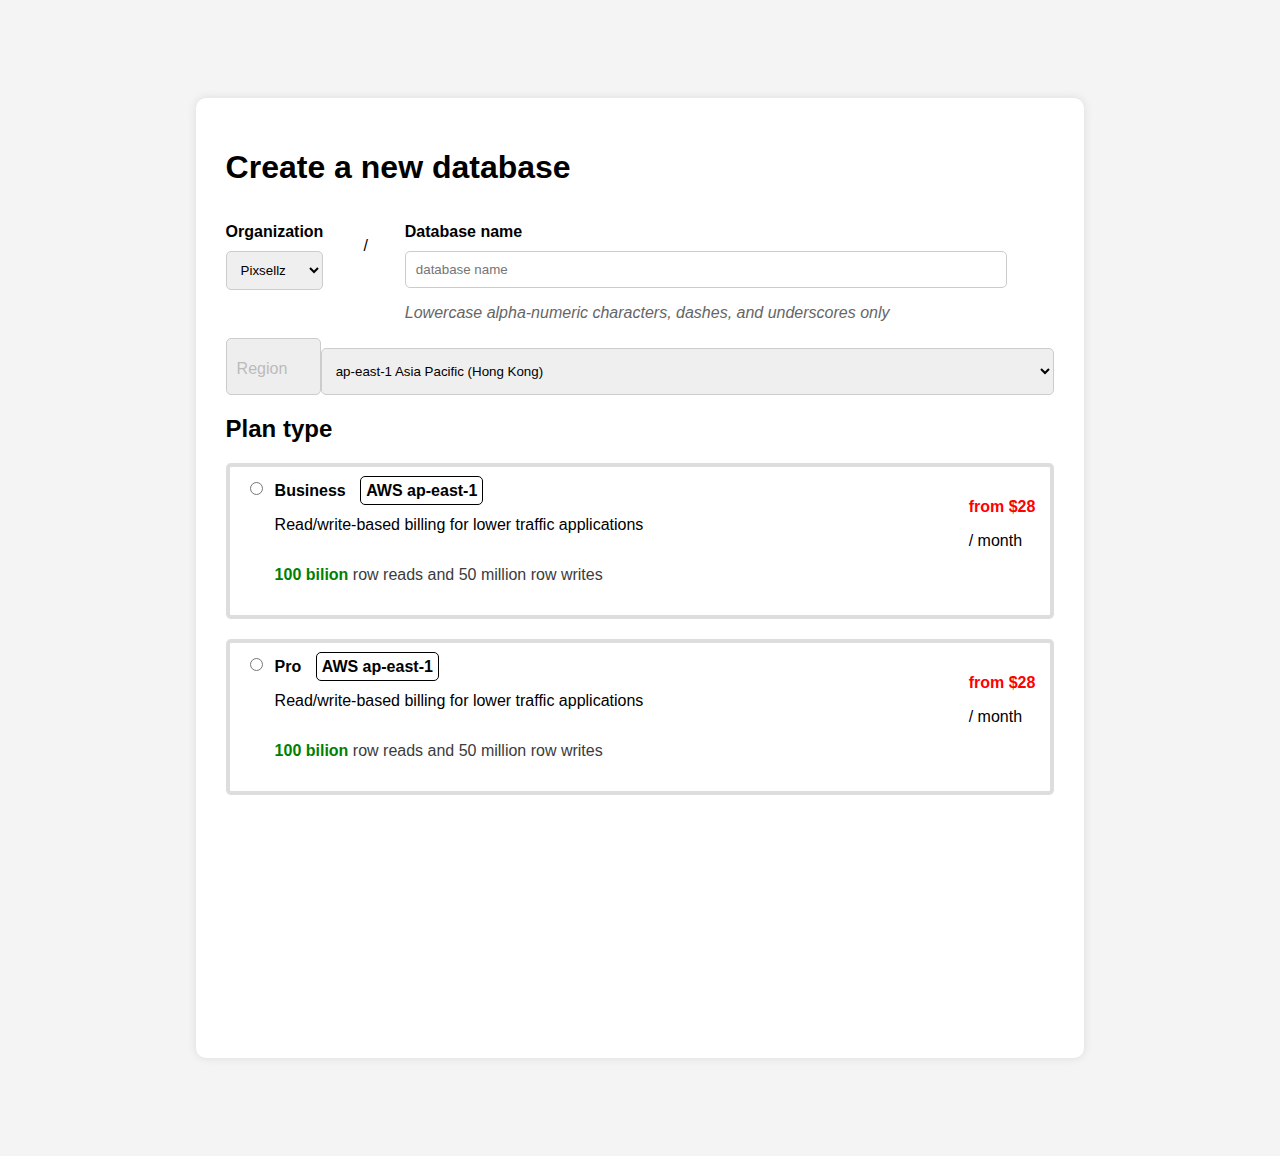
<file: Create a new database/index.html>
<!DOCTYPE html>
<html>
  <head>
    <title>Creating a database</title>
    <link rel="stylesheet" href="styles.css" />
  </head>

  <body>
    <div class="container">
      <header>
        <h1>Create a new database</h1>
      </header>
      <main>
        <form action="post">
          <div class="organization-database">
            <div>
              <label for="organization"><span>Organization</span></label>
              <select name="organization" id="organization">
                <option value="pixsellz">Pixsellz</option>
              </select>
            </div>

            <div class="slash">
              <p>/</p>
            </div>

            <div class="database">
              <label for="dbName"><span>Database name</span></label>
              <input type="text" placeholder="database name" id="dbName" />
              <p class="grey">
                Lowercase alpha-numeric characters, dashes, and underscores only
              </p>
            </div>
          </div>

          <div class="region-area">
            <div class="region">
              <p style="">Region</p>
            </div>
            <select name="ap-hk" id="ap-hk">
              <option value="ap-hk">ap-east-1 Asia Pacific (Hong Kong)</option>
            </select>
            <!-- <p class="grey">
              For best performance, choose a region closest to your application
            </p> -->
          </div>

          <div class="plan-type">
            <h2>Plan type</h2>

            <section>
              <div class="business">
                <input type="radio" />
                <div class="left">
                  <div>
                    <b>Business</b>
                    <span
                      style="
                        border: 1px solid black;
                        padding: 5px;
                        border-radius: 5px;
                        margin-left: 10px;
                      "
                      ><b>AWS ap-east-1</b></span
                    >
                  </div>

                  <p>Read/write-based billing for lower traffic applications</p>
                  <p class="read-write">
                    <b class="green">100 bilion</b> row reads and 50 million row
                    writes
                  </p>
                </div>
                <div class="right">
                  <p><b class="colour">from $28</b></p>
                  <p class="month">/ month</p>
                </div>
              </div>
            </section>

            <section>
              <div class="pro">
                <input type="radio" />
                <div class="left">
                  <div>
                    <b>Pro</b>
                    <span
                      style="
                        border: 1px solid black;
                        padding: 5px;
                        border-radius: 5px;
                        margin-left: 10px;
                      "
                      ><b>AWS ap-east-1</b></span
                    >
                  </div>

                  <p>Read/write-based billing for lower traffic applications</p>
                  <p class="read-write">
                    <b class="green">100 bilion</b> row reads and 50 million row
                    writes
                  </p>
                </div>
                <div class="right">
                  <p><b class="colour">from $28</b></p>
                  <p class="month">/ month</p>
                </div>
              </div>
            </section>
          </div>
        </form>
      </main>
    </div>
  </body>
</html>
</file>
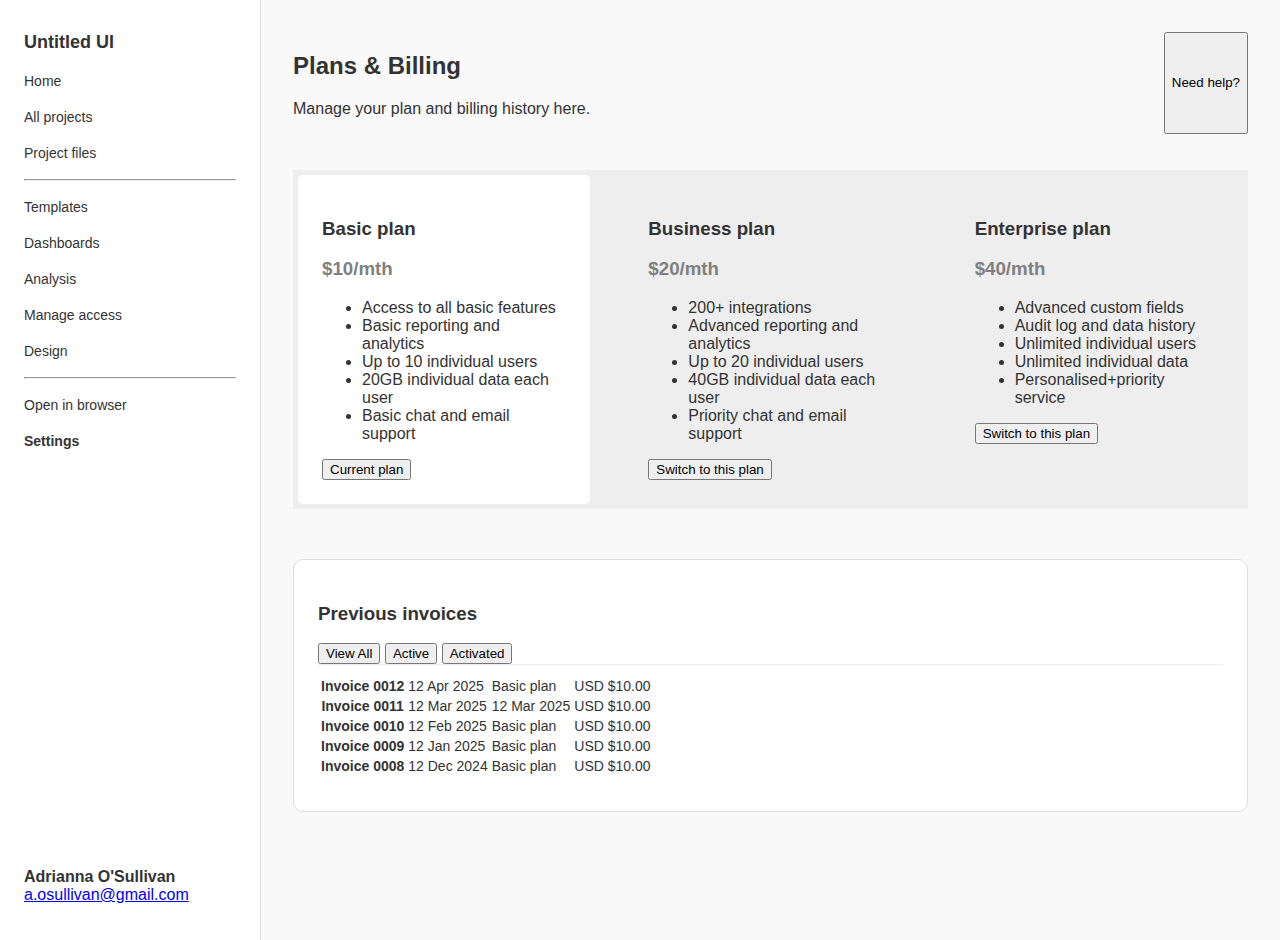
<file: Plans & billing 2/index.html>
<!DOCTYPE html>
<html lang="en">
  <head>
    <meta charset="UTF-8" />
    <title>Plans & Billing</title>
    <link href="styles.css" rel="stylesheet" type="text/css" />
  </head>

  <body>
    <aside>
      <div class="sidebar-top">
        <h1>Untitled UI</h1>
        <nav>
          <a href="#">Home</a>
          <a href="#">All projects</a>
          <a href="#">Project files</a>
        </nav>
        <hr />
        <nav>
          <a href="#">Templates</a>
          <a href="#">Dashboards</a>
          <a href="#">Analysis</a>
          <a href="#">Manage access</a>
          <a href="#">Design</a>
        </nav>
        <hr />
        <nav>
          <a href="#">Open in browser</a>
          <a href="#"><b>Settings</b></a>
        </nav>
      </div>
      <div class="sidebar-bottom">
        <p>
          <strong>Adrianna O'Sullivan</strong>
          <br />
          <a href="mailto:a.osullivan@gmail.com">a.osullivan@gmail.com</a>
        </p>
      </div>
    </aside>
    <main>
      <section class="head">
        <div>
          <h2>Plans & Billing</h2>
          <p>Manage your plan and billing history here.</p>
        </div>
        <button>Need help?</button>
      </section>

      <br />
      <br />

      <section class="plans">
        <div class="basic-plan">
          <h3>Basic plan</h3>
          <h3><span>$10/mth</span></h3>
          <ul>
            <li>Access to all basic features</li>
            <li>Basic reporting and analytics</li>
            <li>Up to 10 individual users</li>
            <li>20GB individual data each user</li>
            <li>Basic chat and email support</li>
          </ul>
          <button class="current">Current plan</button>
        </div>
        <div class="business-plan">
          <h3>Business plan</h3>
          <h3><span>$20/mth</span></h3>
          <ul>
            <li>200+ integrations</li>
            <li>Advanced reporting and analytics</li>
            <li>Up to 20 individual users</li>
            <li>40GB individual data each user</li>
            <li>Priority chat and email support</li>
          </ul>
          <button>Switch to this plan</button>
        </div>
        <div class="enterprise-plan">
          <h3>Enterprise plan</h3>
          <h3><span>$40/mth</span></h3>
          <ul>
            <li>Advanced custom fields</li>
            <li>Audit log and data history</li>
            <li>Unlimited individual users</li>
            <li>Unlimited individual data</li>
            <li>Personalised+priority service</li>
          </ul>
          <button>Switch to this plan</button>
        </div>
      </section>

      <br />

      <section class="invoices">
        <h3>Previous invoices</h3>
        <div class="buttons">
          <button>View All</button>
          <button>Active</button>
          <button>Activated</button>
        </div>
        <table class="table-invoice">
          <tr>
            <th>Invoice 0012</th>
            <td>12 Apr 2025</td>
            <td>Basic plan</td>
            <td>USD $10.00</td>
            <td></td>
          </tr>
          <tr>
            <th>Invoice 0011</th>
            <td>12 Mar 2025</td>
            <td>12 Mar 2025</td>
            <td>USD $10.00</td>
            <td></td>
          </tr>
          <tr>
            <th>Invoice 0010</th>
            <td>12 Feb 2025</td>
            <td>Basic plan</td>
            <td>USD $10.00</td>
            <td></td>
          </tr>
          <tr>
            <th>Invoice 0009</th>
            <td>12 Jan 2025</td>
            <td>Basic plan</td>
            <td>USD $10.00</td>
            <td></td>
          </tr>
          <tr>
            <th>Invoice 0008</th>
            <td>12 Dec 2024</td>
            <td>Basic plan</td>
            <td>USD $10.00</td>
            <td></td>
          </tr>
        </table>
      </section>
    </main>
  </body>
</html>
</file>
<file: Create a new database/styles.css>
body {
  font-family: Arial, sans-serif;
  background-color: #f4f4f4;
  padding: 40px;
}

.container {
  background-color: #fff;
  margin: 50px auto;
  padding: 30px;
  border-radius: 10px;
  width: 70%;
  height: 100vh;
  box-shadow: 0 0 10px rgba(0, 0, 0, 0.1);
}

.organization-database {
  display: flex;
  flex-direction: row;
}

.organization {
  width: 25%;
  display: flex;
  flex-direction: column;
}

.slash {
  width: 5%;
  margin-top: 13px;
  padding-left: 40px;
}

.database {
  width: 70%;
  display: flex;
  flex-direction: column;
}

.region-area {
  display: flex;
  flex-direction: row;
  /* align-items:center; */
}

.region {
  width: 10%;
  padding: 0px 10px;
  padding-top: 5px;
  border: 1px solid #ccc;
  border-radius: 5px;
  color: #bbb;
  background-color: #eee;
  margin-right: 0%;
}

.ap-hk {
  width: 80%;
  border-top-left-radius: 0%;
  border-bottom-left-radius: 0%;
  padding: 15px;
}

.grey {
  font-style: italic;
  color: #666;
}

h2 {
  margin-bottom: 20px;
}

label {
  display: block;
  margin-top: 15px;
  font-weight: bold;
}

input[type="text"],
select {
  width: 100%;
  padding: 10px;
  margin-top: 10px;
  /* box-sizing: border-box; */
  border-radius: 5px;
  border: 1px solid #ccc;
}

small {
  color: #666;
  font-size: 0.85em;
  margin-top: 5px;
  display: block;
  font-style: italic;
}

.business {
  margin-top: 20px;
  border: 4px solid #ddd;
  padding: 15px;
  border-radius: 5px;
  display: flex;
  justify-content: space-between;
}

.pro {
  margin-top: 20px;
  border: 4px solid #ddd;
  padding: 15px;
  border-radius: 5px;
  display: flex;
  justify-content: space-between;
}

.left {
  display: flex;
  flex-direction: column;
  justify-content: space-between;
  margin-right: 40%;
}


.colour {
  color: red;
}

.plan-option {
  display: block;
  margin-top: 10px;
}

input {
  padding: 10px 20px;
  background-color: white;
  color: white;
  border: none;
  border-radius: 5px;
  cursor: pointer;
}

input[type="radio"] {
  height: 0%;
  margin-top: 0%;
}

.read-write {
  color: #3b3b3b;
}

.green {
  color: green;
}
</file>
<file: Plans & billing 2/styles.css>
body {
    font-family: "Inter", sans-serif;
    margin: 0;
    background-color: #f9f9f9;
    color: #333;
    display: flex;
  }

  aside {
    width: 260px;
    background: #fff;
    border-right: 1px solid #ddd;
    height: 100vh;
    display: flex;
    flex-direction: column;
    justify-content: space-between;
    padding: 20px 0;
  }

  .sidebar-top,
  .sidebar-bottom {
    padding: 0 24px;
  }

  .sidebar-top h1 {
    font-size: 18px;
    margin-bottom: 10px;
  }

  nav a {
    display: block;
    padding: 10px 0;
    text-decoration: none;
    color: #333;
    font-size: 14px;
  }

  main {
    flex: 1;
    padding: 32px;
  }
  
  .head {
    display: flex;
    flex-direction: row;
    justify-content: space-between;
  }

  .plans {
    display: flex;
    gap: 24px;
    margin-bottom: 32px;
    background-color: #eee;

  }

  .basic-plan {
    background: #fff;
    border: 5px solid #eee;
    border-radius: 10px;
    padding: 24px;
    flex: 1;
  }

  .business-plan {
    background:#eee;
    border: 5px solid #eee;
    border-radius: 10px;
    padding: 24px;
    flex: 1;
  }

  .enterprise-plan {
    background: #eee;
    border: 5px solid #eee;
    border-radius: 10px;
    padding: 24px;
    flex: 1;
  }

  .plan h3 {
    margin-top: 0;
    font-size: 18px;
  }

  .plan ul {
    list-style: none;
    padding: 0;
  }

  .plan ul li::before {
    content: "✔";
    margin-right: 8px;
    color: green;
  }

  .plan button {
    margin-top: 16px;
    padding: 10px 16px;
    background: #eee;
    border: none;
    border-radius: 5px;
    cursor: pointer;
  }

  .plan button:hover {
    background: #ddd;
  }

  .plan .current {
    background: #d0f0d0;
    cursor: default;
  }

  .invoices {
    background: #fff;
    border: 1px solid #ddd;
    border-radius: 10px;
    padding: 24px;
  }

  .table-invoice {
    display: flex;
    justify-content: space-between;
    padding: 10px 0;
    border-top: 1px solid #eee;
    font-size: 14px;
  }

  .buttons {
    border-color: #eee;
    color: #f9f9f9;
  }

  .invoice:first-child {
    border-top: none;
  }

  span {color: grey;}
</file>
